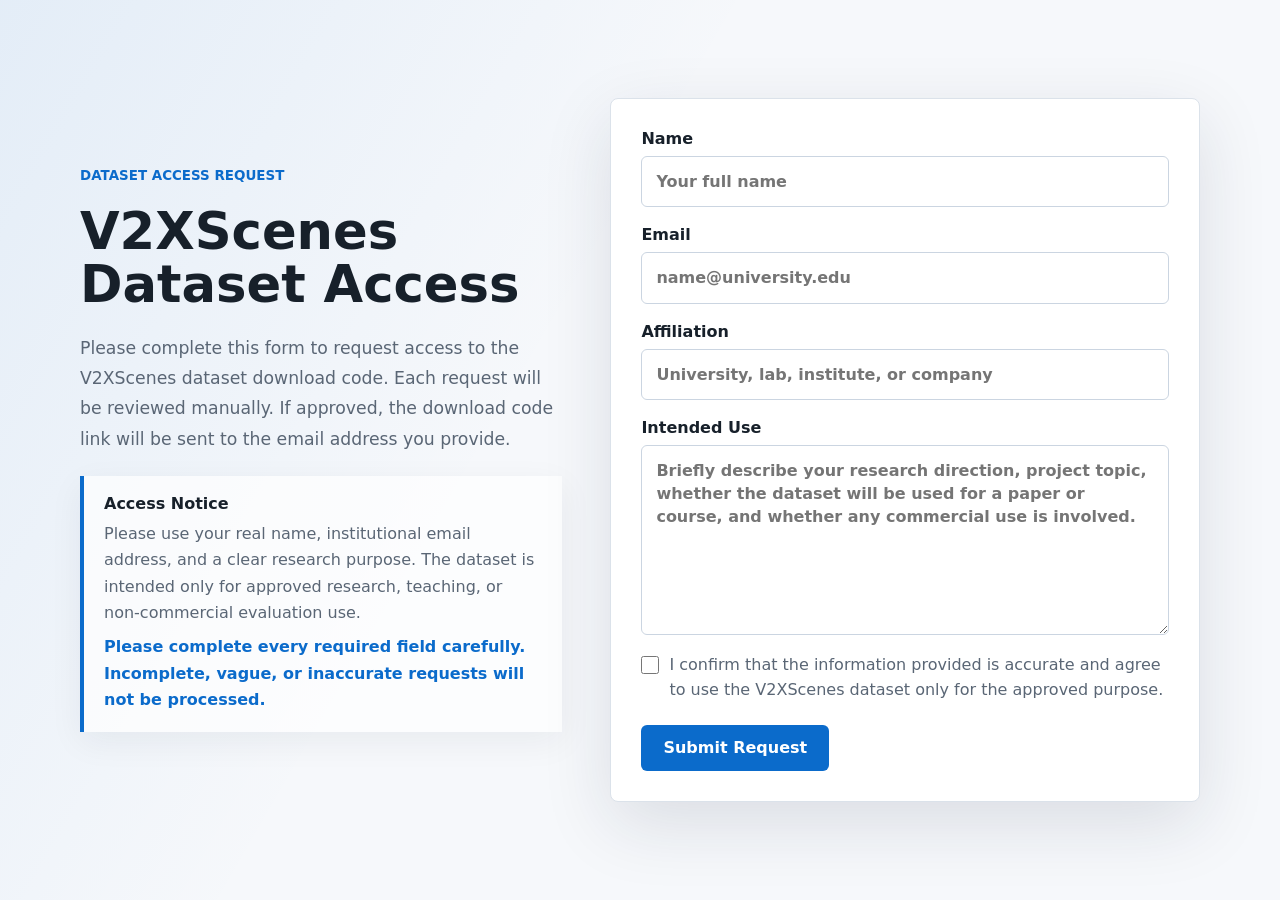
<file: access/index.html>
<!doctype html>
<html lang="en">
  <head>
    <meta charset="utf-8" />
    <meta name="viewport" content="width=device-width, initial-scale=1" />
    <meta
      name="description"
      content="V2XScenes dataset access request form for academic and research use."
    />
    <title>V2XScenes Dataset Access Request</title>
    <link rel="stylesheet" href="./styles.css" />
  </head>
  <body>
    <main class="page-shell">
      <section class="intro" aria-labelledby="page-title">
        <p class="eyebrow">Dataset Access Request</p>
        <h1 id="page-title">V2XScenes Dataset Access</h1>
        <p class="lead">
          Please complete this form to request access to the V2XScenes dataset download code. Each request will be reviewed manually. If approved, the download code link will be sent to the email address you provide.
        </p>
        <div class="notice">
          <strong>Access Notice</strong>
          <span>Please use your real name, institutional email address, and a clear research purpose. The dataset is intended only for approved research, teaching, or non-commercial evaluation use.</span>
          <span class="notice-warning">Please complete every required field carefully. Incomplete, vague, or inaccurate requests will not be processed.</span>
        </div>
      </section>

      <section class="form-panel" aria-label="V2XScenes access request form">
        <form
          id="request-form"
          method="post"
          target="submission-frame"
          novalidate
        >
          <input type="hidden" name="dataset" value="V2XScenes" />
          <input type="hidden" name="submittedAtClient" id="submittedAtClient" />
          <input type="text" name="website" class="hidden-field" tabindex="-1" autocomplete="off" />

          <label>
            <span>Name</span>
            <input
              type="text"
              name="name"
              autocomplete="name"
              required
              maxlength="100"
              placeholder="Your full name"
            />
          </label>

          <label>
            <span>Email</span>
            <input
              type="email"
              name="email"
              autocomplete="email"
              required
              maxlength="160"
              placeholder="name@university.edu"
            />
          </label>

          <label>
            <span>Affiliation</span>
            <input
              type="text"
              name="affiliation"
              autocomplete="organization"
              required
              maxlength="180"
              placeholder="University, lab, institute, or company"
            />
          </label>

          <label>
            <span>Intended Use</span>
            <textarea
              name="purpose"
              required
              minlength="20"
              maxlength="2000"
              rows="7"
              placeholder="Briefly describe your research direction, project topic, whether the dataset will be used for a paper or course, and whether any commercial use is involved."
            ></textarea>
          </label>

          <label class="checkbox-row">
            <input type="checkbox" name="agreement" value="yes" required />
            <span>I confirm that the information provided is accurate and agree to use the V2XScenes dataset only for the approved purpose.</span>
          </label>

          <div class="actions">
            <button id="submit-button" type="submit">Submit Request</button>
            <p id="form-status" class="status" role="status" aria-live="polite"></p>
          </div>
        </form>

        <iframe
          title="submission-frame"
          name="submission-frame"
          id="submission-frame"
          class="submission-frame"
        ></iframe>
      </section>
    </main>

    <script src="./request-config.js"></script>
    <script src="./request-form.js"></script>
  </body>
</html>
</file>
<file: access/styles.css>
:root {
  color-scheme: light;
  --bg: #f6f8fb;
  --ink: #17202a;
  --muted: #5a6675;
  --line: #dbe2ea;
  --panel: #ffffff;
  --accent: #0b6bcb;
  --accent-strong: #084f97;
  --success: #0c7a43;
  --error: #b42318;
  --shadow: 0 22px 70px rgba(22, 36, 58, 0.12);
}

* {
  box-sizing: border-box;
}

body {
  margin: 0;
  min-height: 100vh;
  font-family:
    Inter, ui-sans-serif, system-ui, -apple-system, BlinkMacSystemFont, "Segoe UI",
    sans-serif;
  background:
    linear-gradient(120deg, rgba(11, 107, 203, 0.08), transparent 42%),
    var(--bg);
  color: var(--ink);
}

.page-shell {
  width: min(1120px, calc(100% - 32px));
  min-height: 100vh;
  margin: 0 auto;
  display: grid;
  grid-template-columns: 0.9fr 1.1fr;
  gap: 48px;
  align-items: center;
  padding: 56px 0;
}

.intro {
  display: grid;
  gap: 22px;
}

.eyebrow {
  margin: 0;
  color: var(--accent);
  font-size: 0.84rem;
  font-weight: 700;
  letter-spacing: 0;
  text-transform: uppercase;
}

h1 {
  margin: 0;
  font-size: clamp(2rem, 4vw, 3.6rem);
  line-height: 1.03;
  letter-spacing: 0;
}

.lead {
  margin: 0;
  color: var(--muted);
  font-size: 1.08rem;
  line-height: 1.75;
}

.notice {
  display: grid;
  gap: 8px;
  padding: 18px 20px;
  border-left: 4px solid var(--accent);
  background: rgba(255, 255, 255, 0.7);
  box-shadow: 0 10px 32px rgba(22, 36, 58, 0.06);
}

.notice span {
  color: var(--muted);
  line-height: 1.65;
}

.notice .notice-warning {
  color: var(--accent);
  font-weight: 800;
}

.form-panel {
  background: var(--panel);
  border: 1px solid var(--line);
  border-radius: 8px;
  box-shadow: var(--shadow);
  padding: 30px;
}

form {
  display: grid;
  gap: 18px;
}

label {
  display: grid;
  gap: 8px;
  color: var(--ink);
  font-weight: 650;
}

input,
textarea {
  width: 100%;
  border: 1px solid #cbd5e1;
  border-radius: 6px;
  padding: 13px 14px;
  color: var(--ink);
  background: #fff;
  font: inherit;
  line-height: 1.45;
  outline: none;
  transition:
    border-color 160ms ease,
    box-shadow 160ms ease;
}

input:focus,
textarea:focus {
  border-color: var(--accent);
  box-shadow: 0 0 0 3px rgba(11, 107, 203, 0.14);
}

textarea {
  resize: vertical;
  min-height: 150px;
}

.checkbox-row {
  grid-template-columns: 18px 1fr;
  align-items: start;
  gap: 10px;
  color: var(--muted);
  font-weight: 500;
  line-height: 1.55;
}

.checkbox-row input {
  width: 18px;
  height: 18px;
  margin: 3px 0 0;
  accent-color: var(--accent);
}

.actions {
  display: flex;
  align-items: center;
  gap: 14px;
  flex-wrap: wrap;
  padding-top: 4px;
}

button {
  border: 0;
  border-radius: 6px;
  background: var(--accent);
  color: #fff;
  min-height: 46px;
  padding: 0 22px;
  font: inherit;
  font-weight: 750;
  cursor: pointer;
  transition:
    background 160ms ease,
    transform 160ms ease;
}

button:hover {
  background: var(--accent-strong);
}

button:active {
  transform: translateY(1px);
}

button:disabled {
  cursor: progress;
  opacity: 0.72;
}

.status {
  min-height: 24px;
  margin: 0;
  color: var(--muted);
  font-size: 0.95rem;
  line-height: 1.5;
}

.status.success {
  color: var(--success);
}

.status.error {
  color: var(--error);
}

.hidden-field,
.submission-frame {
  position: absolute;
  left: -9999px;
  width: 1px;
  height: 1px;
  opacity: 0;
  pointer-events: none;
}

@media (max-width: 840px) {
  .page-shell {
    grid-template-columns: 1fr;
    gap: 28px;
    align-items: start;
    padding: 32px 0;
  }

  .form-panel {
    padding: 22px;
  }
}

@media (max-width: 520px) {
  .page-shell {
    width: min(100% - 24px, 1120px);
  }

  .actions,
  button {
    width: 100%;
  }

  .status {
    width: 100%;
  }
}
</file>
